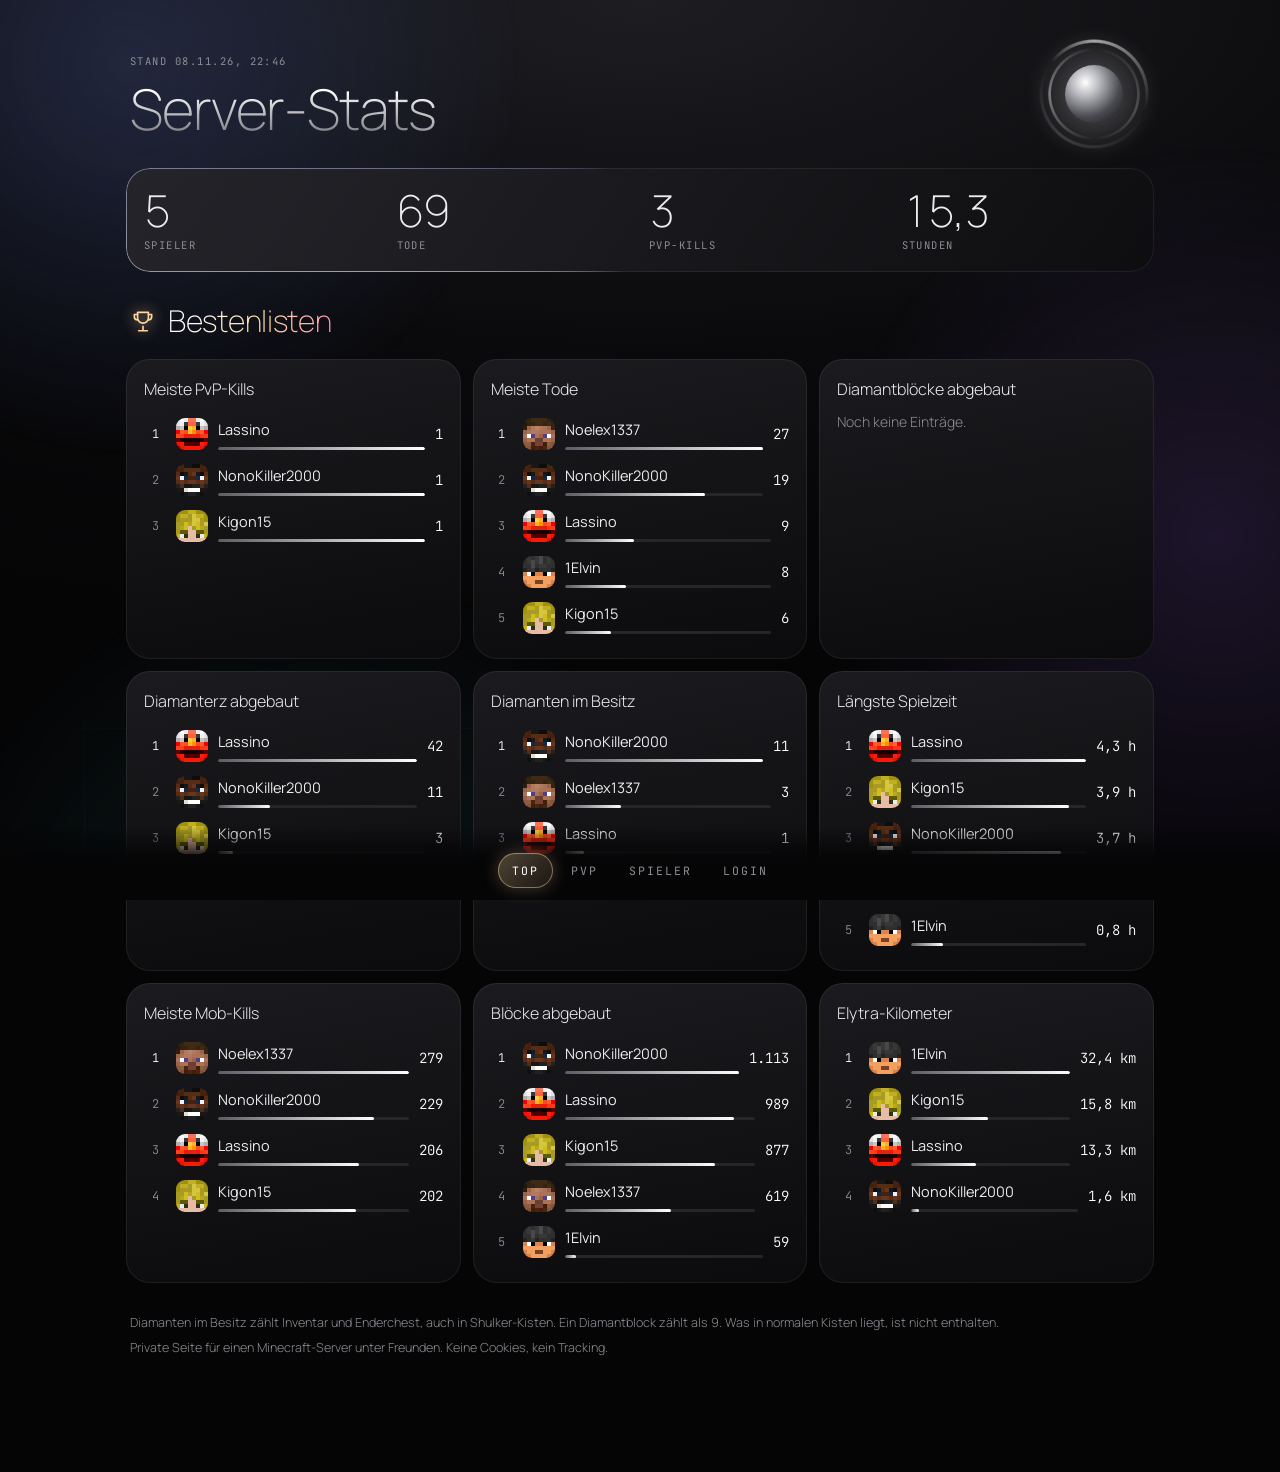
<file: index.html>
<!doctype html>
<html lang="de">
<head>
<meta charset="utf-8">
<meta name="viewport" content="width=device-width,initial-scale=1,viewport-fit=cover">
<meta name="theme-color" content="#050506">
<meta name="robots" content="noindex">
<title>Server-Stats</title>
<link rel="icon" href="data:image/svg+xml,%3Csvg xmlns='http://www.w3.org/2000/svg' viewBox='0 0 32 32'%3E%3Cdefs%3E%3CradialGradient id='a' cx='.35' cy='.3'%3E%3Cstop stop-color='%23fff'/%3E%3Cstop offset='.6' stop-color='%234a4a51'/%3E%3Cstop offset='1' stop-color='%23121214'/%3E%3C/radialGradient%3E%3C/defs%3E%3Ccircle cx='16' cy='16' r='14' fill='url(%23a)'/%3E%3C/svg%3E">
<link rel="stylesheet" href="app.css">
</head>
<body>
<div class="intro" aria-hidden="true"><div class="orb orb--xl"><div class="orb__glow"></div><div class="orb__ring"></div><div class="orb__ring2"></div><div class="orb__core"></div></div></div>
<div class="ambient" aria-hidden="true"><span class="ambient__blob ambient__blob--1"></span><span class="ambient__blob ambient__blob--2"></span><span class="ambient__blob ambient__blob--3"></span><div class="ambient__beam"></div><div class="sparks" id="sparks"></div></div>

<main class="app">
  <header class="greeting">
    <div><span class="label" id="stand">Lädt …</span><h1 class="greeting__title">Server-Stats</h1></div>
    <div class="orb orb--lg" aria-hidden="true"><div class="orb__glow"></div><div class="orb__ring"></div><div class="orb__ring2"></div><div class="orb__core"></div></div>
  </header>
  <div id="err" class="card">Die Stats konnten gerade nicht geladen werden.</div>
  <section class="card card--hero totals" id="totals" aria-label="Gesamtwerte"></section>

  <section class="view on" id="v-top">
    <div class="head"><svg viewBox="0 0 24 24" aria-hidden="true"><path d="M8 21h8M12 17v4M7 4h10v5a5 5 0 0 1-10 0V4Z"/><path d="M7 6H4v2a3 3 0 0 0 3 3M17 6h3v2a3 3 0 0 1-3 3"/></svg><h2>Bestenlisten</h2></div>
    <div id="boards" class="boards"></div>
  </section>
  <section class="view" id="v-pvp">
    <div class="head"><svg viewBox="0 0 24 24" aria-hidden="true"><path d="M14.5 17.5 3 6V3h3l11.5 11.5M13 19l6-6M16 16l4 4M19 21l2-2M9.5 6.5 18 3h3v3l-3.5 8.5M5 14l-2 5 5-2"/></svg><h2>Wer hat wen erwischt?</h2></div>
    <div id="pairs" class="card"></div>
  </section>
  <section class="view" id="v-spieler">
    <div class="head"><svg viewBox="0 0 24 24" aria-hidden="true"><circle cx="12" cy="8" r="4"/><path d="M4 21a8 8 0 0 1 16 0"/></svg><h2>Spieler</h2></div>
    <div id="players" class="players"></div>
  </section>

  <footer class="foot">
    <p>Diamanten im Besitz zählt Inventar und Enderchest, auch in Shulker-Kisten. Ein Diamantblock zählt als 9. Was in normalen Kisten liegt, ist nicht enthalten.</p>
    <p>Private Seite für einen Minecraft-Server unter Freunden. Keine Cookies, kein Tracking.</p>
  </footer>
</main>

<nav class="tabbar" aria-label="Bereiche">
  <button type="button" data-v="v-top" style="--pill:255,216,160" aria-current="page">Top</button>
  <button type="button" data-v="v-pvp" style="--pill:195,211,255">PvP</button>
  <button type="button" data-v="v-spieler" style="--pill:185,255,216">Spieler</button>
  <a href="login.html" style="--pill:255,255,255">Login</a>
</nav>

<script>
const $=id=>document.getElementById(id);
const fmt=n=>Number(n).toLocaleString('de-DE');
const el=(t,c,x)=>{const e=document.createElement(t);if(c)e.className=c;if(x!=null)e.textContent=x;return e};
const MOBS={zombie:'Zombie',husk:'Wüstenzombie',drowned:'Ertrunkener',skeleton:'Skelett',stray:'Eiswanderer',creeper:'Creeper',spider:'Spinne',cave_spider:'Höhlenspinne',enderman:'Enderman',witch:'Hexe',blaze:'Lohe',wither_skeleton:'Witherskelett',wither:'Wither',ender_dragon:'Enderdrache',piglin:'Piglin',piglin_brute:'Piglin-Rohling',zombified_piglin:'Zombifizierter Piglin',ghast:'Ghast',slime:'Schleim',magma_cube:'Magmawürfel',phantom:'Phantom',pillager:'Plünderer',vindicator:'Diener',evoker:'Magier',ravager:'Verwüster',guardian:'Wächter',elder_guardian:'Großer Wächter',silverfish:'Silberfischchen',warden:'Wärter',bee:'Biene',wolf:'Wolf',iron_golem:'Eisengolem',breeze:'Böe',bogged:'Sumpfskelett',hoglin:'Hoglin',shulker:'Shulker',llama:'Lama',polar_bear:'Eisbär',goat:'Ziege'};
const mob=id=>MOBS[id]||id.replace(/_/g,' ').replace(/^./,c=>c.toUpperCase());
const avatar=(p,kind)=>`data/avatars/${p.uuid}.${kind}.png`;
const BOARDS=[['Meiste PvP-Kills','playerKills',v=>fmt(v)],['Meiste Tode','deaths',v=>fmt(v)],['Diamantblöcke abgebaut','diamondBlocks',v=>fmt(v)],['Diamanterz abgebaut','diamondOre',v=>fmt(v)],['Diamanten im Besitz','diamondsOwned',v=>fmt(v)],['Längste Spielzeit','hours',v=>fmt(v)+' h'],['Meiste Mob-Kills','mobKills',v=>fmt(v)],['Blöcke abgebaut','minedAll',v=>fmt(v)],['Elytra-Kilometer','elytraKm',v=>fmt(v)+' km']];
function total(n,l){const d=el('div','total');d.append(el('span','big',n),el('span','label',l));return d}
function board([title,key,show],ps){
  const b=el('article','card board');b.append(el('h3',null,title));
  const s=[...ps].sort((a,c)=>c[key]-a[key]).filter(p=>p[key]>0).slice(0,10);
  if(!s.length){b.append(el('p','empty','Noch keine Einträge.'));return b}
  const max=s[0][key],ol=el('ol','rows');
  s.forEach((p,i)=>{
    const li=el('li','row'+(i==0?' first':''));li.title=p.name+': '+show(p[key]);
    const img=el('img');img.src=avatar(p,'avatar');img.alt='';img.loading='lazy';
    const mid=el('div');mid.append(el('div','nm',p.name));
    const t=el('span','bar'),f=el('i');f.style.width=Math.max(3,p[key]/max*100)+'%';t.append(f);mid.append(t);
    li.append(el('span','rk',i+1),img,mid,el('span','val',show(p[key])));ol.append(li);
  });b.append(ol);return b;
}
function who(title,arr){
  const d=el('div','who');d.append(el('div','label',title));const c=el('div','chips');
  if(!arr.length)c.append(el('span','chip','Niemand'));
  arr.slice(0,6).forEach(x=>{const s=el('span','chip',x.label);s.append(el('em',null,fmt(x.n)+'×'));c.append(s)});
  d.append(c);return d;
}
function player(p,pairs){
  const a=el('article','card pl');
  const img=el('img');img.src=avatar(p,'body');img.alt='Skin von '+p.name;img.loading='lazy';
  const b=el('div');b.append(el('h3',null,p.name),el('span','label',fmt(p.hours)+' h gespielt'));
  const g=el('div','grid');
  [['Kills',p.playerKills],['Tode',p.deaths],['Mob-Kills',p.mobKills],['Diamantblöcke abgebaut',p.diamondBlocks],['Diamanterz abgebaut',p.diamondOre],['Diamanten im Besitz',p.diamondsOwned]].forEach(([l,v])=>{const m=el('div','mini');m.append(el('b',null,fmt(v)),el('span',null,l));g.append(m)});
  b.append(g);
  const byP=pairs.filter(x=>x.victim==p.name).map(x=>({label:x.killer,n:x.n}));
  const byM=(p.killedBy||[]).filter(x=>x.id!='player').map(x=>({label:mob(x.id),n:x.n}));
  b.append(who('Getötet von',[...byP,...byM].sort((x,y)=>y.n-x.n)));
  b.append(who('Hat erwischt',pairs.filter(x=>x.killer==p.name).map(x=>({label:x.victim,n:x.n})).sort((x,y)=>y.n-x.n)));
  a.append(img,b);return a;
}
function pairTable(pairs){
  const w=$('pairs');
  if(!pairs.length){w.append(el('p','empty','Noch niemand hat jemanden erwischt. Friedlich hier.'));return}
  const t=el('table'),th=el('thead'),h=el('tr'),tb=el('tbody');
  h.append(el('th',null,'Killer'),el('th',null,'Opfer'),el('th','c','Anzahl'));th.append(h);
  pairs.forEach(x=>{const r=el('tr');r.append(el('td',null,x.killer),el('td',null,x.victim),el('td','c',fmt(x.n)));tb.append(r)});
  t.append(th,tb);w.append(t);
}
fetch('data/stats.json?'+Date.now(),{cache:'no-store'}).then(r=>{if(!r.ok)throw 0;return r.json()}).then(d=>{
  const ps=d.players||[],pairs=d.pairs||[];
  const sum=k=>ps.reduce((s,p)=>s+(p[k]||0),0);
  $('totals').append(total(fmt(ps.length),'Spieler'),total(fmt(sum('deaths')),'Tode'),total(fmt(sum('playerKills')),'PvP-Kills'),total(fmt(Math.round(sum('hours')*10)/10),'Stunden'));
  BOARDS.forEach(b=>$('boards').append(board(b,ps)));
  pairTable(pairs);
  [...ps].sort((a,b)=>b.hours-a.hours).forEach(p=>$('players').append(player(p,pairs)));
  $('stand').textContent='Stand '+new Date(d.updated).toLocaleString('de-DE',{dateStyle:'short',timeStyle:'short'});
}).catch(()=>{$('err').style.display='block';$('stand').textContent=''});
document.querySelectorAll('.tabbar [data-v]').forEach(b=>b.addEventListener('click',()=>{
  document.querySelectorAll('.view').forEach(v=>v.classList.toggle('on',v.id===b.dataset.v));
  document.querySelectorAll('.tabbar [data-v]').forEach(x=>x===b?x.setAttribute('aria-current','page'):x.removeAttribute('aria-current'));
  scrollTo({top:0,behavior:'smooth'});
}));
document.addEventListener('pointermove',e=>{const c=e.target.closest&&e.target.closest('.card');if(!c)return;const r=c.getBoundingClientRect();c.style.setProperty('--mx',(e.clientX-r.left)+'px');c.style.setProperty('--my',(e.clientY-r.top)+'px')},{passive:true});
for(let i=0;i<16;i++){const s=document.createElement('span'),z=1+Math.random()*2;s.style.cssText=`--x:${Math.random()*100}%;--s:${z}px;--d:${14+Math.random()*16}s;--delay:${-Math.random()*20}s;--drift:${-40+Math.random()*80}px`;$('sparks').append(s)}
</script>
</body>
</html>
</file>
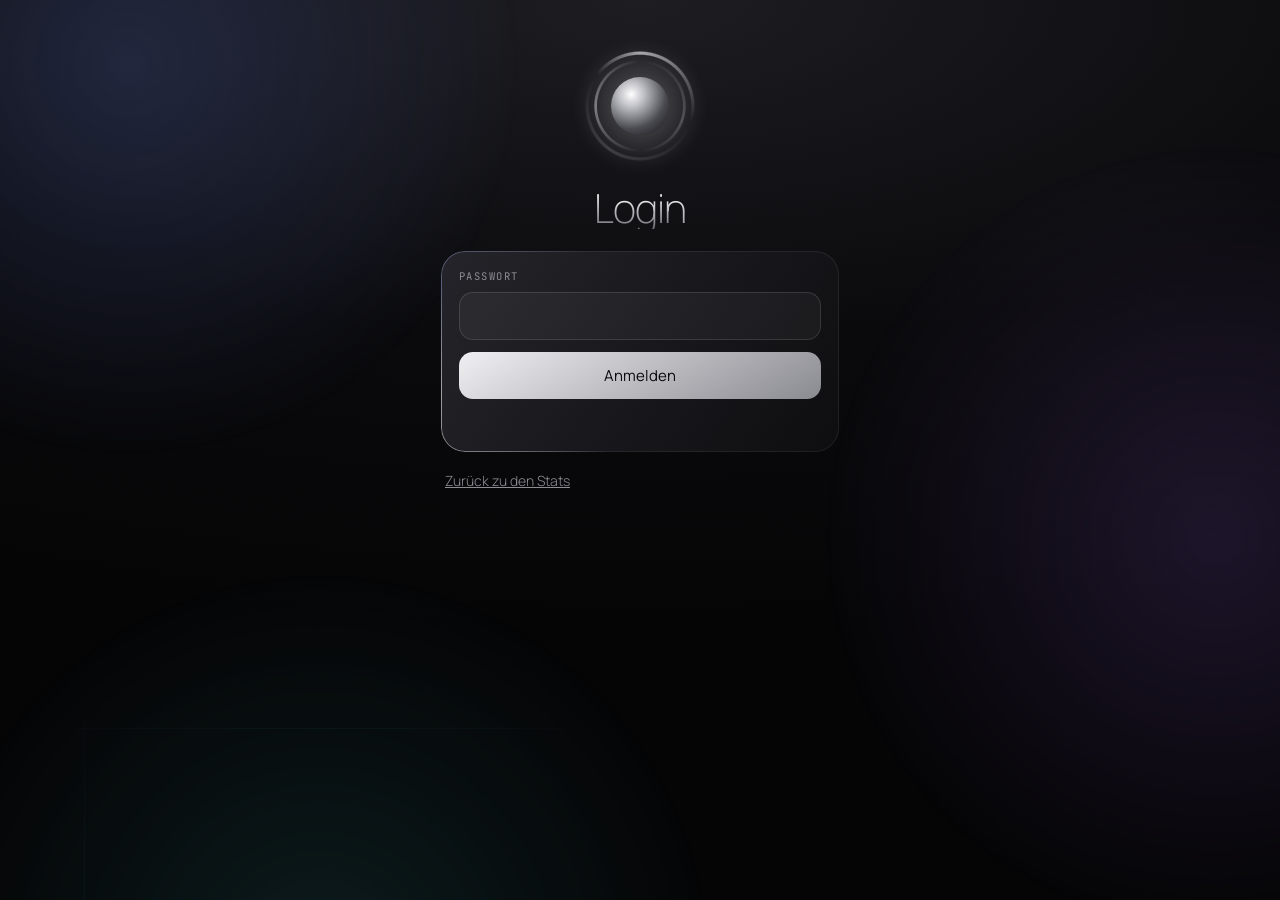
<file: login.html>
<!doctype html>
<html lang="de">
<head>
<meta charset="utf-8">
<meta name="viewport" content="width=device-width,initial-scale=1,viewport-fit=cover">
<meta name="theme-color" content="#050506">
<meta name="robots" content="noindex">
<meta http-equiv="Content-Security-Policy" content="default-src 'none'; connect-src https://elmo-backend.orb-hq.workers.dev; style-src 'self' 'unsafe-inline'; font-src 'self'; script-src 'unsafe-inline'; img-src data:; base-uri 'none'; form-action 'none'">
<title>Login</title>
<link rel="icon" href="data:image/svg+xml,%3Csvg xmlns='http://www.w3.org/2000/svg' viewBox='0 0 32 32'%3E%3Cdefs%3E%3CradialGradient id='a' cx='.35' cy='.3'%3E%3Cstop stop-color='%23fff'/%3E%3Cstop offset='.6' stop-color='%234a4a51'/%3E%3Cstop offset='1' stop-color='%23121214'/%3E%3C/radialGradient%3E%3C/defs%3E%3Ccircle cx='16' cy='16' r='14' fill='url(%23a)'/%3E%3C/svg%3E">
<link rel="stylesheet" href="app.css">
</head>
<body>
<div class="ambient" aria-hidden="true"><span class="ambient__blob ambient__blob--1"></span><span class="ambient__blob ambient__blob--2"></span><span class="ambient__blob ambient__blob--3"></span><div class="ambient__beam"></div></div>
<main class="app login">
  <header class="greeting">
    <div class="orb orb--lg" aria-hidden="true"><div class="orb__glow"></div><div class="orb__ring"></div><div class="orb__ring2"></div><div class="orb__core"></div></div>
    <h1 class="greeting__title">Login</h1>
  </header>
  <form id="login" class="card card--hero">
    <label class="label" for="pw">Passwort</label>
    <input id="pw" type="password" autocomplete="current-password" required>
    <button class="main" type="submit">Anmelden</button>
    <p id="loginMsg" role="status"></p>
  </form>
  <section id="panel" class="card card--hero" hidden>
    <h2 id="title">Whitelist</h2>
    <p id="role" class="role"></p>
    <form id="nameForm">
      <label class="label" for="name">Minecraft-Name</label>
      <input id="name" autocomplete="off" spellcheck="false" maxlength="16" required>
      <button class="main" type="submit">Zur Whitelist hinzufügen</button>
    </form>
    <div id="admin" hidden>
      <div class="sep"></div>
      <div class="btns">
        <button class="alt" type="button" data-a="whitelist_remove" data-name="1">Entfernen</button>
        <button class="alt" type="button" data-a="kick" data-name="1">Kicken</button>
        <button class="alt" type="button" data-a="whitelist_list">Liste anzeigen</button>
        <button class="alt" type="button" id="logout">Abmelden</button>
        <button class="alt" type="button" data-a="whitelist_on">Whitelist an</button>
        <button class="alt" type="button" data-a="whitelist_off">Whitelist aus</button>
      </div>
    </div>
    <button class="alt" type="button" id="logout2" style="width:100%;margin-top:10px">Abmelden</button>
    <p id="msg" role="status"></p>
  </section>
  <a class="back" href="./">Zurück zu den Stats</a>
</main>
<script>
const API='https://elmo-backend.orb-hq.workers.dev/api';
const $=id=>document.getElementById(id);
let password='';
const ERR={400:'Das ist kein gültiger Minecraft-Name.',401:'Falsches Passwort.',403:'Dafür fehlt die Berechtigung.',502:'Der Server ist gerade nicht erreichbar.'};
async function call(action,name){
  const body={password,action};if(name)body.name=name;
  const r=await fetch(API,{method:'POST',headers:{'Content-Type':'application/json'},body:JSON.stringify(body)});
  const d=await r.json().catch(()=>({}));
  if(!r.ok)throw new Error(ERR[r.status]||'Das hat gerade nicht geklappt.');
  return d;
}
function nice(t){
  let m;
  if(m=t.match(/^Added (\S+) to the whitelist/))return m[1]+' steht jetzt auf der Whitelist.';
  if(m=t.match(/^Removed (\S+) from the whitelist/))return m[1]+' wurde von der Whitelist entfernt.';
  if(/already whitelisted/.test(t))return 'Der Spieler steht schon auf der Whitelist.';
  if(/not whitelisted/.test(t))return 'Der Spieler steht nicht auf der Whitelist.';
  if(/does not exist|That player/.test(t))return 'Diesen Minecraft-Namen gibt es nicht.';
  if(/No player was found/.test(t))return 'Dieser Spieler ist gerade nicht online.';
  if(m=t.match(/^Kicked (\S+)/))return m[1]+' wurde gekickt.';
  if(/no whitelisted players/.test(t))return 'Die Whitelist ist leer.';
  if(m=t.match(/whitelisted player\(s\): (.*)$/))return 'Auf der Whitelist: '+m[1];
  if(/Whitelist is now turned on/.test(t))return 'Die Whitelist ist jetzt an.';
  if(/Whitelist is now turned off/.test(t))return 'Die Whitelist ist jetzt aus.';
  if(/already (on|off)|already turned/.test(t))return 'Die Whitelist war schon so eingestellt.';
  return t||'Erledigt.';
}
function show(t,bad){const m=$('msg');m.textContent=t;m.className=bad?'bad':''}
function busy(on){document.querySelectorAll('#panel button').forEach(b=>b.disabled=on)}
async function run(action,name){
  busy(true);show('Einen Moment …');
  try{const d=await call(action,name);show(nice(d.message||''))}catch(e){show(e.message,true)}
  busy(false);
}
$('login').addEventListener('submit',async e=>{
  e.preventDefault();
  password=$('pw').value;$('loginMsg').textContent='';
  try{
    const d=await call('login');
    $('pw').value='';$('login').hidden=true;$('panel').hidden=false;
    const admin=d.role==='admin';
    $('admin').hidden=!admin;$('logout2').hidden=admin;
    $('title').textContent=admin?'Admin':'Whitelist';
    $('role').textContent=admin?'Du kannst Spieler verwalten.':'Hier kannst du Freunde zur Whitelist hinzufügen.';
    $('name').focus();
  }catch(err){password='';$('loginMsg').textContent=err.message}
});
$('nameForm').addEventListener('submit',e=>{e.preventDefault();run('whitelist_add',$('name').value.trim())});
document.querySelectorAll('[data-a]').forEach(b=>b.addEventListener('click',()=>{
  const name=b.dataset.name?$('name').value.trim():'';
  if(b.dataset.name&&!name){show('Trag zuerst einen Minecraft-Namen ein.',true);return}
  run(b.dataset.a,name);
}));
function logout(){password='';location.reload()}
$('logout').addEventListener('click',logout);$('logout2').addEventListener('click',logout);
</script>
</body>
</html>
</file>
<file: app.css>
@font-face{font-family:Manrope;font-weight:200;font-display:swap;src:url(fonts/manrope-200.woff2) format("woff2")}
@font-face{font-family:Manrope;font-weight:300;font-display:swap;src:url(fonts/manrope-300.woff2) format("woff2")}
@font-face{font-family:Manrope;font-weight:400;font-display:swap;src:url(fonts/manrope-400.woff2) format("woff2")}
@font-face{font-family:Manrope;font-weight:500;font-display:swap;src:url(fonts/manrope-500.woff2) format("woff2")}
@font-face{font-family:"JetBrains Mono";font-weight:300;font-display:swap;src:url(fonts/jbmono-300.woff2) format("woff2")}
@font-face{font-family:"JetBrains Mono";font-weight:400;font-display:swap;src:url(fonts/jbmono-400.woff2) format("woff2")}
@property --sheen{syntax:"<angle>";inherits:false;initial-value:0deg}

:root{
  --bg:#050506;--card:linear-gradient(170deg,#1b1b1f,#0b0b0d);--edge:inset 0 0 0 1px rgba(255,255,255,.07);--edge-strong:inset 0 0 0 1px rgba(255,255,255,.12);
  --text:#ececef;--text-2:#c4c4ca;--muted:#8d8d94;--line:#212125;--track:#26262a;
  --r-lg:28px;--r-md:24px;--r-sm:20px;
  --sans:Manrope,Helvetica,Arial,sans-serif;--mono:"JetBrains Mono",ui-monospace,monospace;
  --spring:cubic-bezier(.34,1.56,.64,1);--smooth:cubic-bezier(.2,.8,.2,1);
  --acc:255,216,160;--acc2:255,154,184;
}
*{box-sizing:border-box}
html{-webkit-text-size-adjust:100%}
body{margin:0;min-height:100vh;color:var(--text);font:300 15px/1.5 var(--sans);background:radial-gradient(120% 70% at 50% 0%,#1d1d22 0%,#0a0a0c 55%,#050506 100%) fixed,#050506;-webkit-font-smoothing:antialiased}
a{color:inherit}
.mono,.label{font-family:var(--mono)}
.label{font-size:10.5px;letter-spacing:.14em;text-transform:uppercase;color:var(--muted);font-weight:400}

/* Umgebungslicht */
.ambient{position:fixed;inset:0;overflow:hidden;pointer-events:none;z-index:0}
.ambient__blob{position:absolute;width:70vmax;height:70vmax;border-radius:50%;mix-blend-mode:screen;opacity:.55;will-change:transform}
.ambient__blob--1{left:-25vmax;top:-30vmax;background:radial-gradient(circle,rgba(110,140,255,.32),rgba(110,140,255,0) 62%);animation:blobA 22s ease-in-out infinite alternate}
.ambient__blob--2{right:-30vmax;top:10vh;background:radial-gradient(circle,rgba(170,110,255,.26),rgba(170,110,255,0) 62%);animation:blobB 28s ease-in-out infinite alternate}
.ambient__blob--3{left:-10vmax;bottom:-40vmax;background:radial-gradient(circle,rgba(70,210,220,.2),rgba(70,210,220,0) 62%);animation:blobC 34s ease-in-out infinite alternate}
.ambient__beam{position:absolute;left:50%;top:-20vh;width:120vw;height:90vh;margin-left:-60vw;background:conic-gradient(from 180deg at 50% 0%,transparent 0deg 158deg,rgba(255,255,255,.07) 172deg,rgba(200,210,255,.1) 180deg,rgba(255,255,255,.07) 188deg,transparent 202deg 360deg);transform-origin:50% 0%;animation:beamSwing 14s ease-in-out infinite alternate}
.sparks span{position:absolute;bottom:-10px;left:var(--x);width:var(--s);height:var(--s);border-radius:50%;background:#fff;box-shadow:0 0 6px rgba(255,255,255,.9),0 0 14px rgba(170,180,255,.7);opacity:0;animation:sparkRise var(--d) linear var(--delay) infinite,sparkTwinkle 2.6s ease-in-out var(--delay) infinite}
@keyframes blobA{50%{transform:translate3d(18vw,12vh,0) scale(1.15)}100%{transform:translate3d(6vw,26vh,0) scale(.95)}}
@keyframes blobB{0%{transform:scale(1.05)}50%{transform:translate3d(-22vw,18vh,0) scale(.9)}100%{transform:translate3d(-8vw,-10vh,0) scale(1.15)}}
@keyframes blobC{0%{transform:scale(.9)}100%{transform:translate3d(30vw,-22vh,0) scale(1.2)}}
@keyframes beamSwing{0%{transform:rotate(-9deg);opacity:.7}50%{opacity:1}100%{transform:rotate(9deg);opacity:.75}}
@keyframes sparkRise{to{transform:translate3d(var(--drift),-110vh,0)}}
@keyframes sparkTwinkle{0%,100%{opacity:0}15%{opacity:.9}50%{opacity:.35}80%{opacity:.8}}

/* Kugel */
.orb{--s:76px;position:relative;width:var(--s);height:var(--s);flex:none}
.orb--lg{--s:112px}.orb--xl{--s:190px}
.orb__glow{position:absolute;inset:-18%;border-radius:50%;background:radial-gradient(circle,rgba(255,255,255,.14),transparent 65%)}
.orb__ring,.orb__ring2{position:absolute;inset:0;border-radius:50%;background:conic-gradient(rgba(255,255,255,.6),rgba(255,255,255,0) 30%,rgba(255,255,255,.15) 60%,rgba(255,255,255,0) 85%,rgba(255,255,255,.6));-webkit-mask:radial-gradient(circle,transparent 64%,#000 65.5%,#000 68%,transparent 69.5%);mask:radial-gradient(circle,transparent 64%,#000 65.5%,#000 68%,transparent 69.5%);animation:spin 12s linear infinite}
.orb__ring2{inset:8%;background:conic-gradient(from 180deg,rgba(255,255,255,0),rgba(255,255,255,.4) 25%,rgba(255,255,255,0) 50%,rgba(255,255,255,.2) 80%,rgba(255,255,255,0));animation:spin 11s linear infinite reverse}
.orb__core{position:absolute;inset:24%;border-radius:50%;background:radial-gradient(circle at 35% 30%,#fff,#b9b9c0 25%,#4a4a51 62%,#121214);box-shadow:0 0 40px rgba(255,255,255,.22);animation:pulse 4s ease-in-out infinite}
@keyframes spin{to{transform:rotate(360deg)}}
@keyframes pulse{0%,100%{opacity:.8;transform:scale(1)}50%{opacity:1;transform:scale(1.06)}}

/* Intro */
.intro{position:fixed;inset:0;z-index:50;display:grid;place-items:center;background:#050506;animation:introOut .4s ease 1.25s forwards}
.intro .orb{animation:introOrb 1.3s var(--spring) both}
@keyframes introOrb{from{transform:scale(.3);opacity:0}to{transform:scale(1);opacity:1}}
@keyframes introOut{to{opacity:0;visibility:hidden}}

/* Grundgeruest */
.app{position:relative;z-index:1;max-width:1060px;margin:0 auto;padding:max(24px,env(safe-area-inset-top)) 16px 110px}
.greeting{display:flex;align-items:center;justify-content:space-between;gap:16px;padding:14px 4px 18px}
.greeting__title{font-size:clamp(38px,6vw,56px);line-height:1.08;font-weight:200;letter-spacing:-.02em;margin:8px 0 0;color:transparent;background:linear-gradient(105deg,transparent 35%,rgba(255,255,255,.95) 50%,transparent 65%) 0 0/260% 100% no-repeat,linear-gradient(180deg,#fff 20%,#6c6c73 100%);-webkit-background-clip:text;background-clip:text;animation:titleSheen 7s ease-in-out 1.2s infinite}
@keyframes titleSheen{0%{background-position:160% 0,0 0}45%,100%{background-position:-60% 0,0 0}}

.card{position:relative;--mx:50%;--my:50%;border-radius:var(--r-md);padding:18px;background:var(--card);box-shadow:var(--edge);min-width:0;overflow:hidden}
.card::after{content:"";position:absolute;inset:0;border-radius:inherit;pointer-events:none;background:radial-gradient(420px circle at var(--mx) var(--my),rgba(255,255,255,.075),transparent 45%);opacity:0;transition:opacity .35s ease}
.card:hover::after{opacity:1}
.card--hero{background:linear-gradient(125deg,#24242a,#0d0d0f 40%,#1b1b22 70%,#0c0c0e);background-size:260% 260%;animation:gradientDrift 16s ease-in-out infinite alternate}
.card--hero::before{content:"";position:absolute;inset:0;border-radius:inherit;padding:1px;pointer-events:none;background:conic-gradient(from var(--sheen),transparent 0 55%,rgba(255,255,255,.55) 72%,rgba(170,180,255,.35) 80%,transparent 92%);-webkit-mask:linear-gradient(#000 0 0) content-box,linear-gradient(#000 0 0);-webkit-mask-composite:xor;mask-composite:exclude;animation:sheenSpin 9s linear infinite}
@keyframes gradientDrift{0%{background-position:0% 30%}100%{background-position:100% 70%}}
@keyframes sheenSpin{to{--sheen:360deg}}

.totals{display:grid;grid-template-columns:repeat(4,1fr);gap:18px;margin-bottom:26px}
.big{display:block;font-size:clamp(30px,5vw,44px);font-weight:200;line-height:1.1;letter-spacing:-.02em;font-variant-numeric:tabular-nums}
.total .label{display:block;margin-top:4px}

.view{display:none}
.view.on{display:block;animation:viewIn .5s var(--smooth)}
@keyframes viewIn{from{opacity:0;transform:translateY(10px)}to{opacity:1;transform:none}}
.head{display:flex;align-items:center;gap:12px;margin:0 4px 16px}
.head svg{width:26px;height:26px;fill:none;stroke:rgb(var(--acc));stroke-width:1.5;stroke-linecap:round;stroke-linejoin:round;filter:drop-shadow(0 0 7px rgba(var(--acc),.7));flex:none}
.head h2{margin:0;font-size:30px;font-weight:200;letter-spacing:-.01em;color:transparent;background:linear-gradient(100deg,#fff 15%,rgb(var(--acc)) 60%,rgb(var(--acc2)) 100%);-webkit-background-clip:text;background-clip:text}
#v-top{--acc:255,216,160;--acc2:255,154,184}
#v-pvp{--acc:195,211,255;--acc2:255,179,168}
#v-spieler{--acc:185,255,216;--acc2:143,233,255}

.boards{display:grid;grid-template-columns:repeat(auto-fill,minmax(300px,1fr));gap:12px}
.board h3{margin:0 0 10px;font-size:16px;font-weight:300;color:var(--text)}
.rows{list-style:none;margin:0;padding:0}
.row{display:grid;grid-template-columns:22px 32px minmax(0,1fr) auto;gap:10px;align-items:center;padding:7px 0}
.rk{font-family:var(--mono);font-size:12px;color:var(--muted);text-align:center}
.row.first .rk{color:#fff}
.row img{width:32px;height:32px;border-radius:9px;image-rendering:pixelated;background:#141417;display:block}
.nm{overflow:hidden;text-overflow:ellipsis;white-space:nowrap;font-weight:400;font-size:14.5px}
.bar{display:block;height:3px;margin-top:6px;border-radius:2px;background:var(--track);overflow:hidden}
.bar i{display:block;height:100%;border-radius:2px;background:linear-gradient(90deg,#5c5c63,#fff);transform-origin:left;animation:barFill .7s var(--smooth) both}
@keyframes barFill{from{transform:scaleX(0)}to{transform:scaleX(1)}}
.val{font-family:var(--mono);font-size:14px;color:#fff;font-variant-numeric:tabular-nums}
.empty{color:var(--muted);font-size:14px;margin:4px 0}

.players{display:grid;grid-template-columns:repeat(auto-fill,minmax(330px,1fr));gap:12px}
.pl{display:grid;grid-template-columns:92px minmax(0,1fr);gap:16px}
.pl>img{width:92px;height:auto;image-rendering:pixelated;align-self:start;filter:drop-shadow(0 6px 14px rgba(0,0,0,.6))}
.pl h3{margin:0;font-size:25px;font-weight:200;overflow-wrap:anywhere}
.pl .label{display:block;margin:2px 0 12px}
.grid{display:grid;grid-template-columns:repeat(3,minmax(0,1fr));gap:12px 10px}
.mini b{display:block;font-family:var(--sans);font-size:21px;font-weight:200;line-height:1.15;font-variant-numeric:tabular-nums}
.mini span{display:block;font-size:11.5px;color:var(--muted);line-height:1.25;margin-top:2px}
.who{margin-top:14px}
.who .label{margin:0 0 6px}
.chips{display:flex;flex-wrap:wrap;gap:6px}
.chip{border-radius:999px;padding:3px 11px;font-size:13px;box-shadow:var(--edge-strong);color:var(--text-2)}
.chip em{font-style:normal;font-family:var(--mono);font-size:12px;color:#fff;margin-left:5px}

table{width:100%;border-collapse:collapse}
th,td{text-align:left;padding:12px 4px;border-bottom:1px solid var(--line);font-weight:300}
tr:last-child td{border-bottom:0}
th{font:400 10.5px var(--mono);letter-spacing:.14em;text-transform:uppercase;color:var(--muted)}
td.c,th.c{text-align:right;font-family:var(--mono)}

.foot{color:var(--muted);font-size:12.5px;margin:30px 4px 0;line-height:1.55}
.foot p{margin:0 0 5px}
.tabbar{position:fixed;left:0;right:0;bottom:0;z-index:5;display:flex;justify-content:center;gap:4px;padding:26px 12px max(12px,env(safe-area-inset-bottom));background:linear-gradient(180deg,rgba(5,5,6,0),#050506 45%);pointer-events:none}
.tabbar a,.tabbar button{pointer-events:auto;font:400 11.5px var(--mono);letter-spacing:.16em;text-transform:uppercase;text-decoration:none;color:#8d8d94;background:none;border:0;padding:10px 14px;border-radius:999px;cursor:pointer;transition:color .2s,background .3s,box-shadow .3s}
.tabbar [aria-current="page"]{color:#fff;background:linear-gradient(135deg,rgba(var(--pill),.3),rgba(var(--pill),.08));box-shadow:inset 0 0 0 1px rgba(var(--pill),.45),0 0 18px rgba(var(--pill),.25)}
#err{display:none;margin-bottom:12px}

/* Login */
.login{max-width:430px;margin:0 auto}
.login .greeting{flex-direction:column;align-items:center;text-align:center;padding:26px 4px 22px}
.login h1{font-size:40px}
.login h2{margin:0 0 14px;font-size:24px;font-weight:200}
label{display:block;margin:0 0 7px}
input{width:100%;font:300 16px var(--sans);color:#fff;background:rgba(255,255,255,.04);border:0;box-shadow:var(--edge-strong);border-radius:14px;padding:13px 14px;margin-bottom:12px}
input:focus{outline:none;box-shadow:inset 0 0 0 1px rgba(255,255,255,.5)}
.login button{font:400 15px var(--sans);cursor:pointer;border:0;border-radius:14px;padding:13px 14px;transition:transform .3s var(--spring)}
.login button:active{transform:scale(.97)}
.main{width:100%;background:linear-gradient(150deg,#f0f0f3,#8a8a91);color:#0a0a0c}
.alt{background:rgba(255,255,255,.05);box-shadow:var(--edge-strong);color:var(--text)}
.btns{display:grid;grid-template-columns:1fr 1fr;gap:8px}
button:disabled{opacity:.55;cursor:wait}
#msg,#loginMsg{min-height:22px;margin:13px 0 0;color:var(--text-2);overflow-wrap:anywhere}
#msg.bad,#loginMsg{color:#ffb3a8}
.role{color:var(--muted);margin:-8px 0 14px;font-size:14px}
.sep{height:1px;background:var(--line);margin:16px 0}
[hidden]{display:none!important}
.back{display:block;margin:18px 4px 0;color:var(--muted);font-size:14px}

@media(max-width:620px){
  .totals{grid-template-columns:repeat(2,1fr)}
  .boards,.players{grid-template-columns:minmax(0,1fr)}
  .orb--lg{--s:82px}
  .pl{grid-template-columns:70px minmax(0,1fr);gap:12px}.pl>img{width:70px}
  .tabbar a,.tabbar button{padding:9px 11px;letter-spacing:.1em}
}
@media(prefers-reduced-motion:reduce){
  *,*::before,*::after{animation:none!important;transition:none!important}
  .intro{display:none}
  .sparks{display:none}
}
</file>
